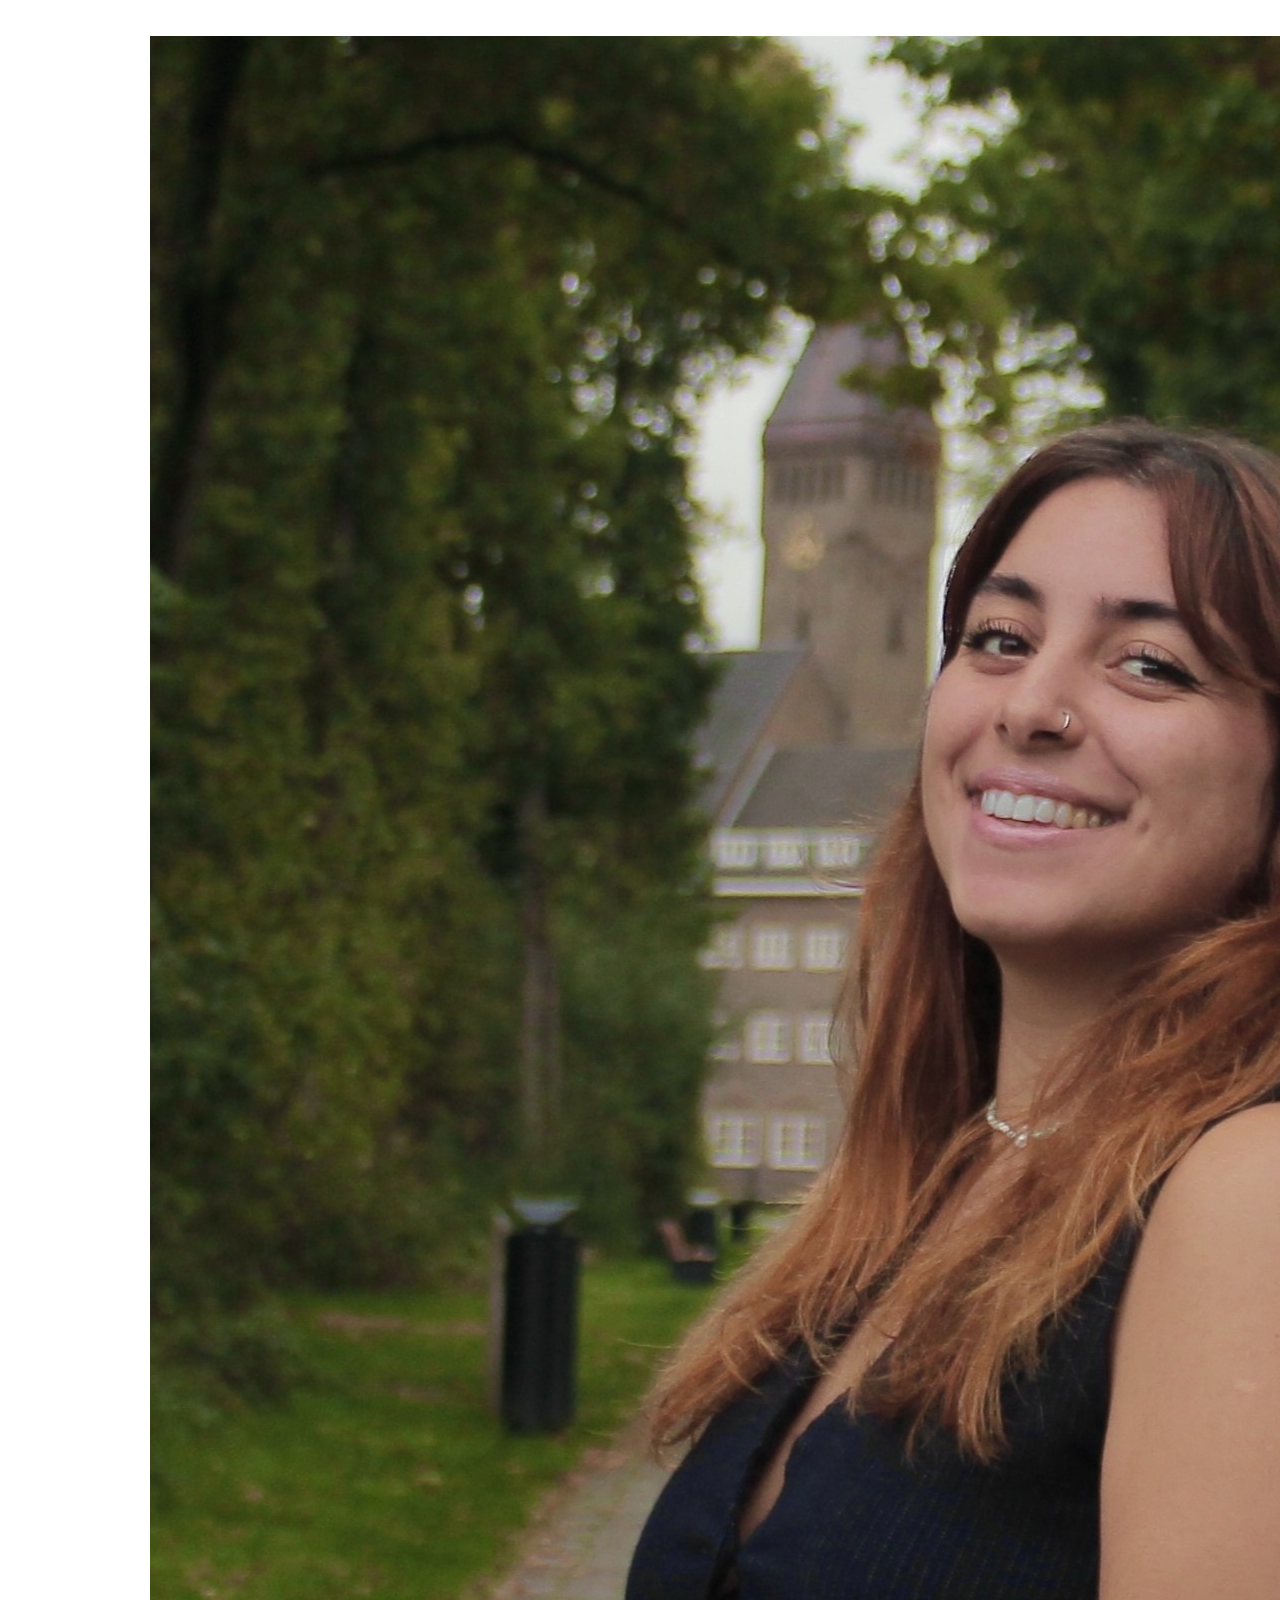
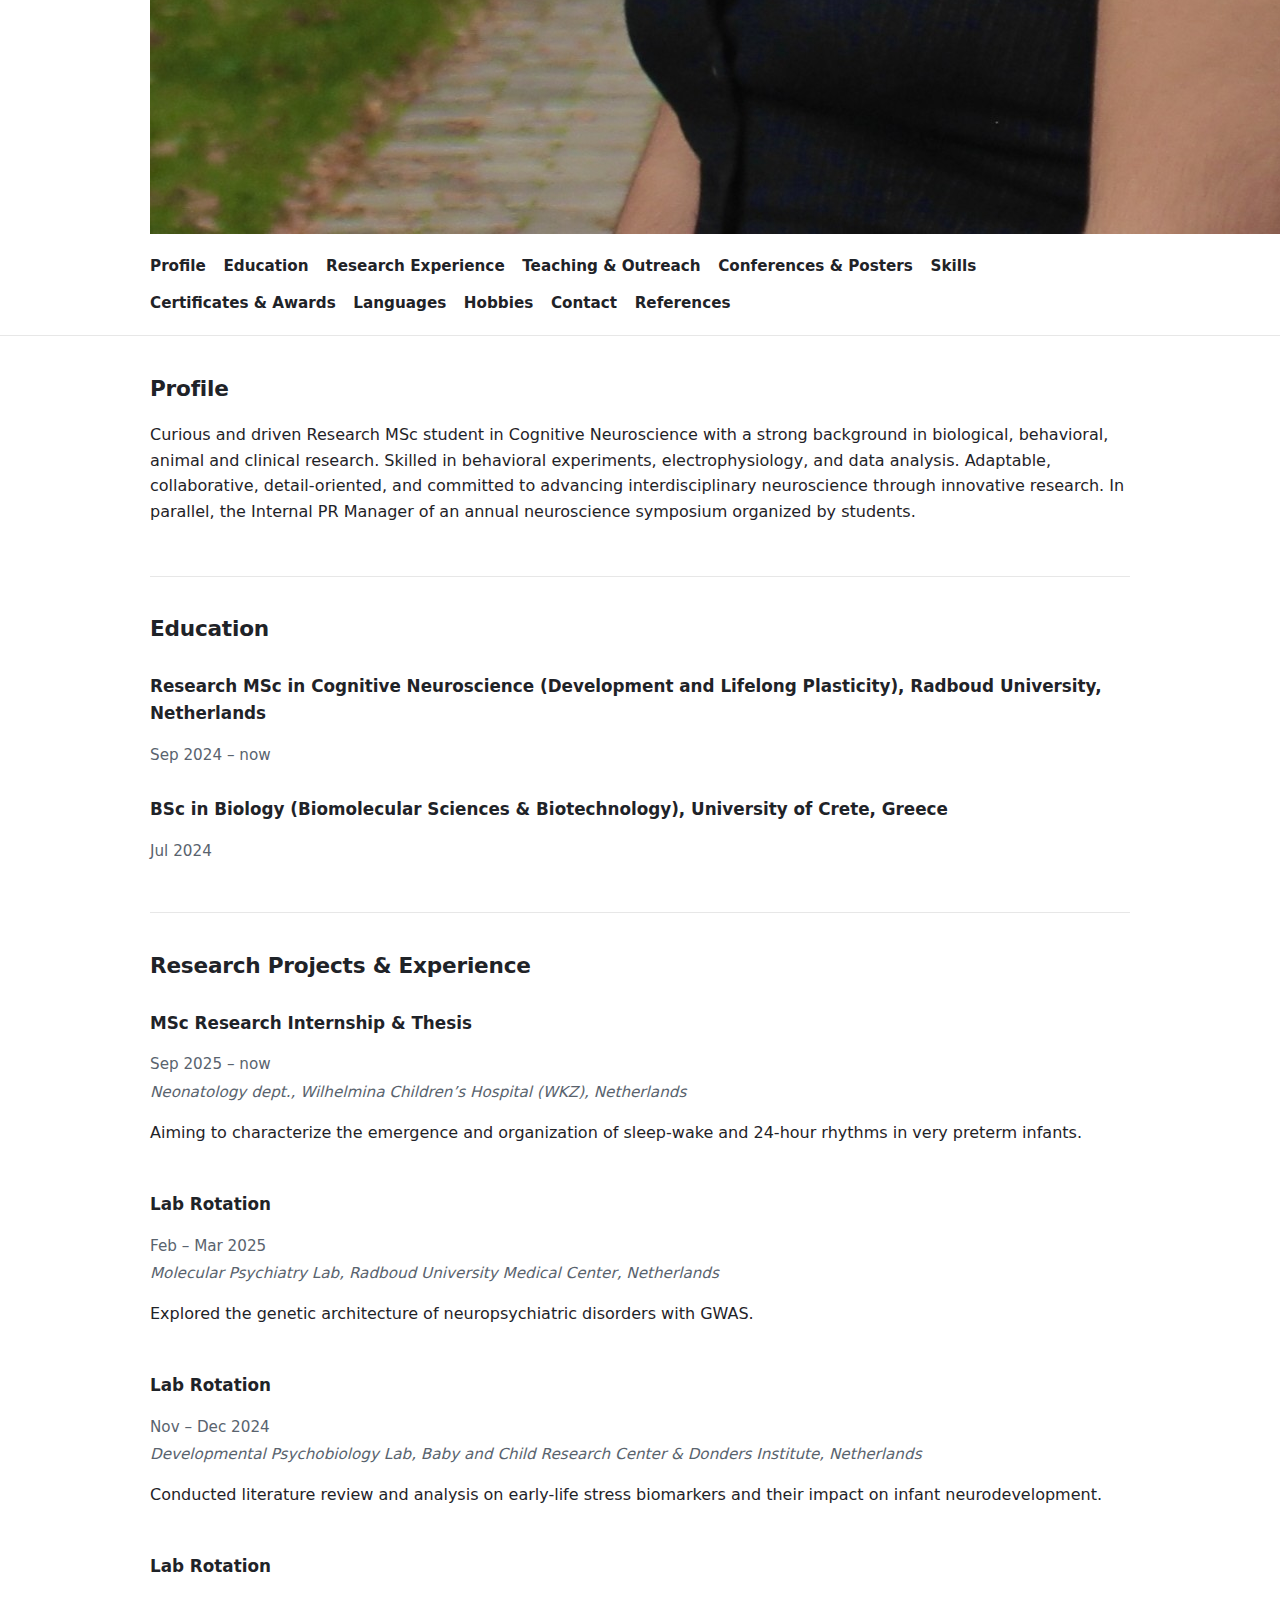
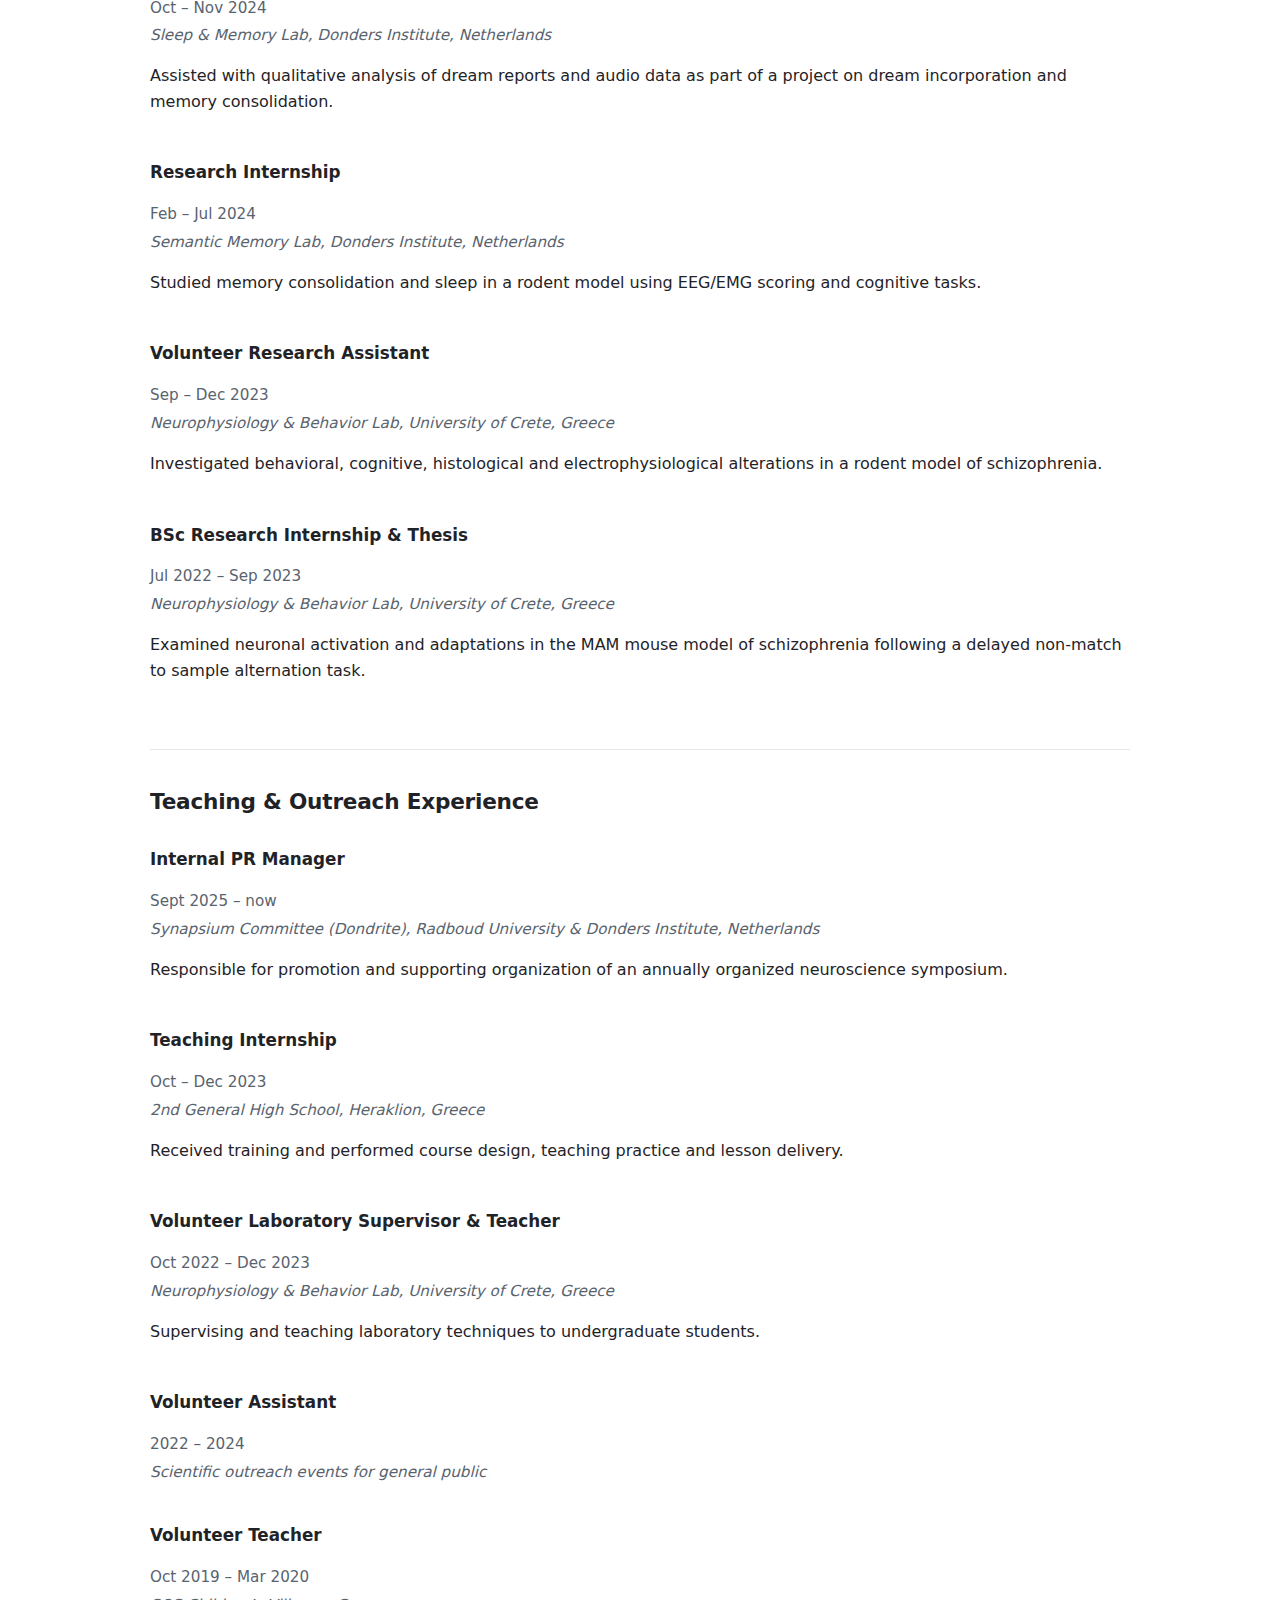
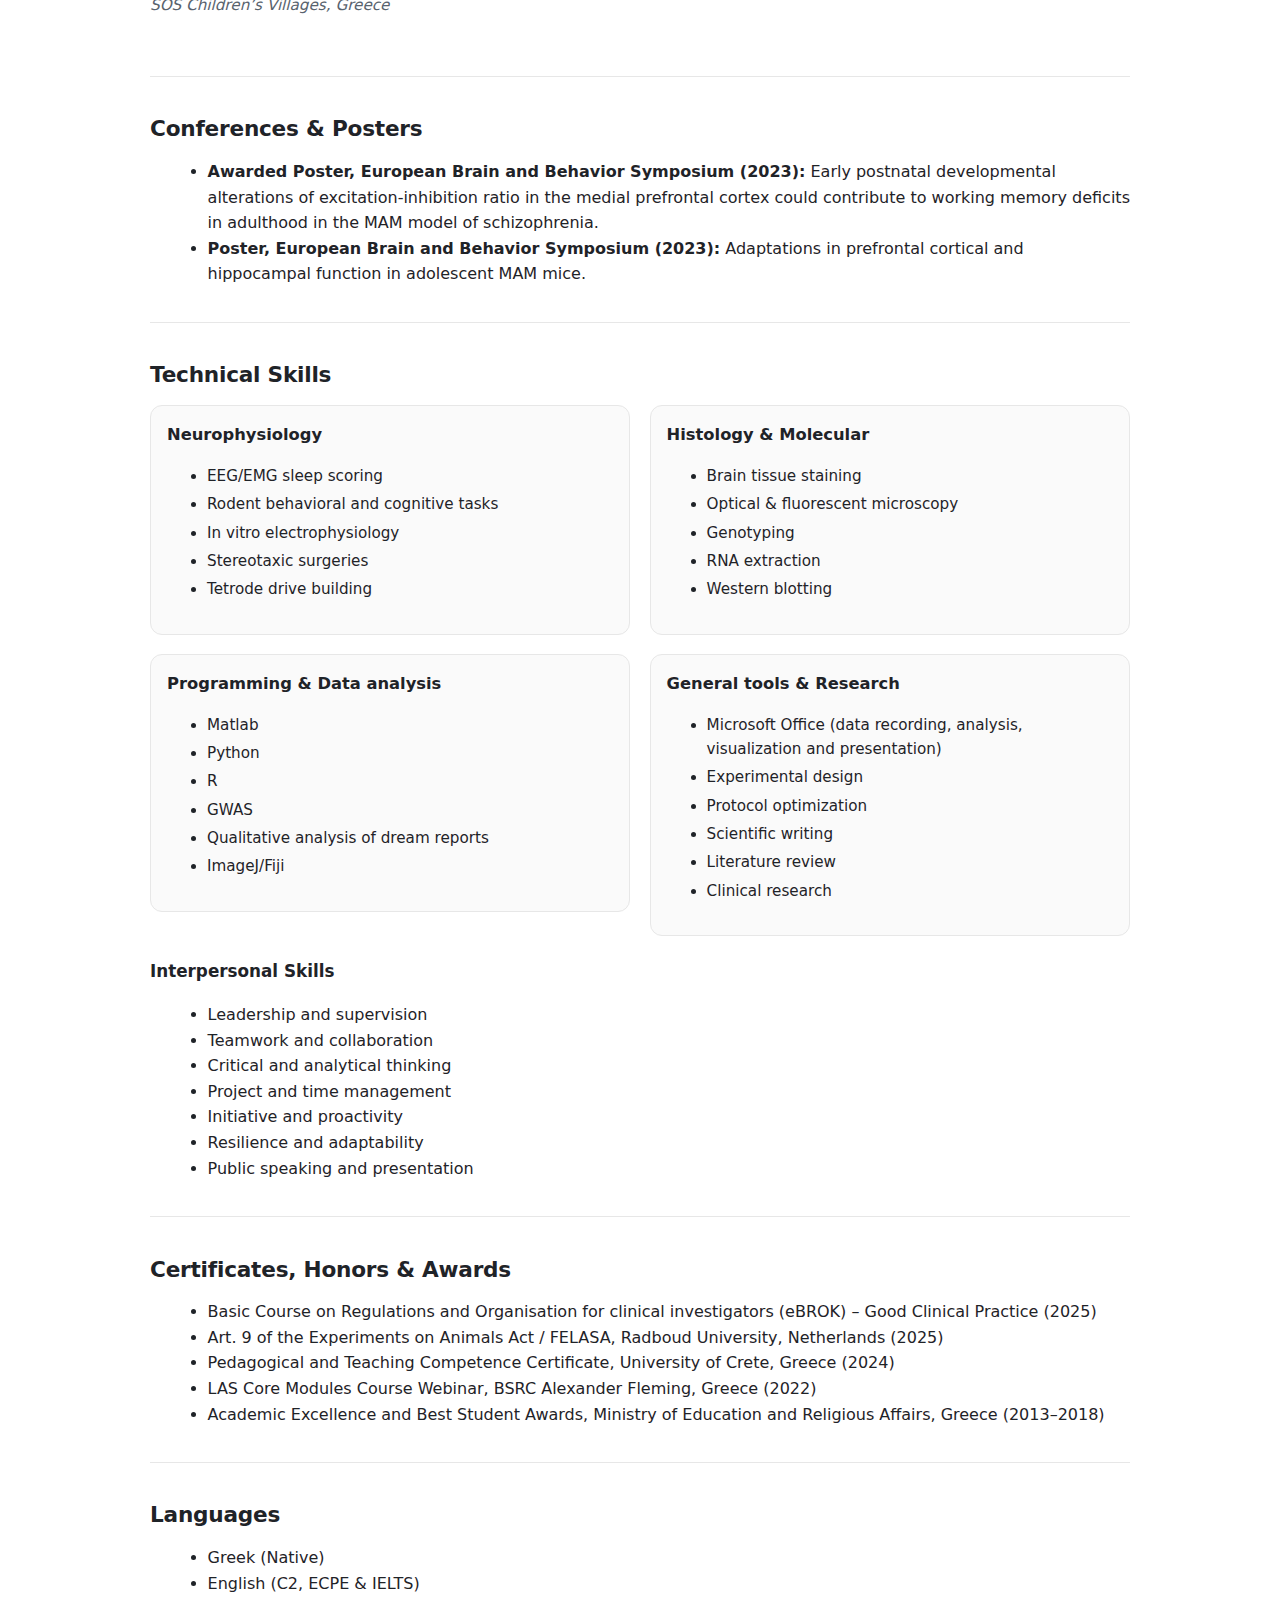
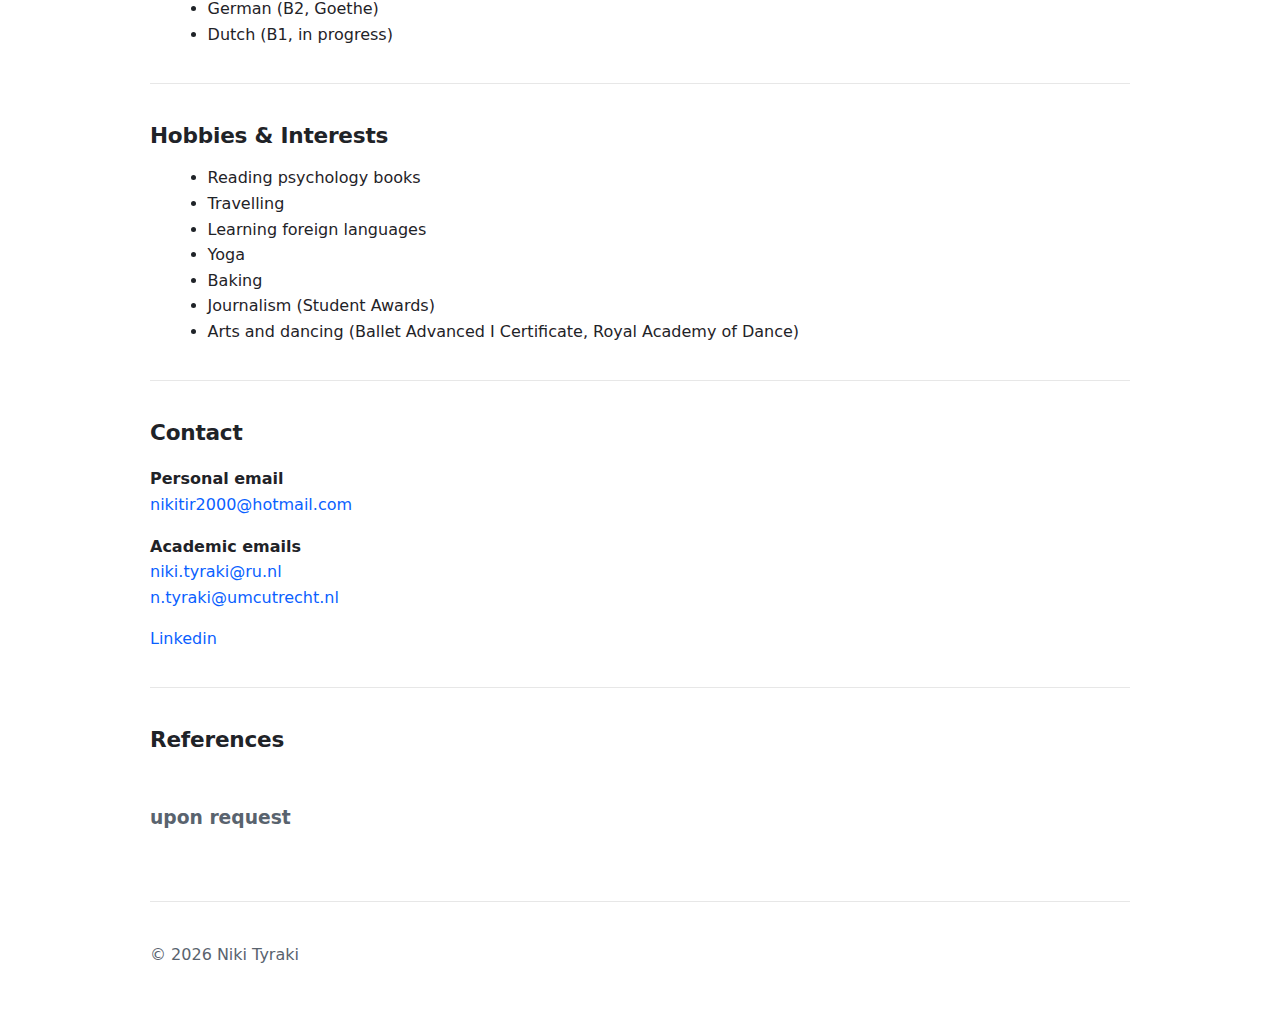
<file: index.html>
<!DOCTYPE html>
<html lang="en">
<head>
  <meta charset="UTF-8" />
  <meta name="viewport" content="width=device-width, initial-scale=1" />
  <title>Niki Tyraki</title>
  <meta name="description" content="Niki Tyraki – Research MSc student in Cognitive Neuroscience. CV, research experience, skills, and contact." />
  <link rel="stylesheet" href="style.css" />
</head>

<body>
  <header class="site-header">
    <div class="container">
      <div class="header-top">
    
        <img src="niki.jpeg"
           alt="Portrait of Niki Tyraki"
           class="profile-photo" />
        
        <div>
          <h1 class="name">Niki Tyraki</h1>
          <p class="role">Research MSc student in Cognitive Neuroscience</p>
          <p class="tagline">Neuroscientist in progress</p>
        </div>
      </div>

      <nav class="nav">
        <a href="#profile">Profile</a>
        <a href="#education">Education</a>
        <a href="#research">Research Experience</a>
        <a href="#teaching">Teaching & Outreach</a>
        <a href="#posters">Conferences & Posters</a>
        <a href="#skills">Skills</a>
        <a href="#awards">Certificates & Awards</a>
        <a href="#languages">Languages</a>
        <a href="#hobbies">Hobbies</a>
        <a href="#contact">Contact</a>
        <a href="#references">References</a>
      </nav>
    </div>
  </header>

  <main class="container">

    <section id="profile" class="section">
      <h2>Profile</h2>
      <p>
        Curious and driven Research MSc student in Cognitive Neuroscience with a strong background in biological,
        behavioral, animal and clinical research. Skilled in behavioral experiments, electrophysiology, and data analysis.
        Adaptable, collaborative, detail-oriented, and committed to advancing interdisciplinary neuroscience through
        innovative research. In parallel, the Internal PR Manager of an annual neuroscience symposium organized
        by students.
      </p>
    </section>

    <section id="education" class="section">
      <h2>Education</h2>

      <div class="entry">
        <div class="entry-header">
          <h3>Research MSc in Cognitive Neuroscience (Development and Lifelong Plasticity), Radboud University, Netherlands</h3>
          <span class="date">Sep 2024 – now</span>
        </div>
      </div>

      <div class="entry">
        <div class="entry-header">
          <h3>BSc in Biology (Biomolecular Sciences & Biotechnology), University of Crete, Greece</h3>
          <span class="date">Jul 2024</span>
      </div>
    </section>

    <section id="research" class="section">
      <h2>Research Projects & Experience</h2>

      <div class="entry">
        <div class="entry-header">
          <h3>MSc Research Internship & Thesis</h3>
          <span class="date">Sep 2025 – now</span>
        </div>
         <p class="place">Neonatology dept., Wilhelmina Children’s Hospital (WKZ), Netherlands</p>
        
        <p>Aiming to characterize the emergence and organization of sleep-wake and 24-hour rhythms in very preterm infants.</p>
      </div>

      
      <div class="entry">
        <div class="entry-header">
          <h3>Lab Rotation</h3>
          <span class="date">Feb – Mar 2025</span>
        </div>
        <p class="place">Molecular Psychiatry Lab, Radboud University Medical Center, Netherlands</p>
        <p>Explored the genetic architecture of neuropsychiatric disorders with GWAS.</p>
      </div>

      <div class="entry">
        <div class="entry-header">
          <h3>Lab Rotation</h3>
          <span class="date">Nov – Dec 2024</span>
        </div>
        <p class="place">Developmental Psychobiology Lab, Baby and Child Research Center & Donders Institute, Netherlands</p>
        <p>Conducted literature review and analysis on early-life stress biomarkers and their impact on infant neurodevelopment.</p>
      </div>

      <div class="entry">
        <div class="entry-header">
          <h3>Lab Rotation</h3>
          <span class="date">Oct – Nov 2024</span>
        </div>
        <p class="place">Sleep & Memory Lab, Donders Institute, Netherlands</p>
        <p>Assisted with qualitative analysis of dream reports and audio data as part of a project on dream incorporation and memory consolidation.</p>
      </div>

      <div class="entry">
        <div class="entry-header">
          <h3>Research Internship</h3>
          <span class="date">Feb – Jul 2024</span>
        </div>
        <p class="place">Semantic Memory Lab, Donders Institute, Netherlands</p>
        <p>Studied memory consolidation and sleep in a rodent model using EEG/EMG scoring and cognitive tasks.</p>
      </div>

      <div class="entry">
        <div class="entry-header">
          <h3>Volunteer Research Assistant</h3>
          <span class="date">Sep – Dec 2023</span>
        </div>
        <p class="place">Neurophysiology & Behavior Lab, University of Crete, Greece</p>
        <p>Investigated behavioral, cognitive, histological and electrophysiological alterations in a rodent model of schizophrenia.</p>
      </div>

      <div class="entry">
        <div class="entry-header">
          <h3>BSc Research Internship & Thesis</h3>
          <span class="date">Jul 2022 – Sep 2023</span>
        </div>
        <p class="place">Neurophysiology & Behavior Lab, University of Crete, Greece</p>
        <p>Examined neuronal activation and adaptations in the MAM mouse model of schizophrenia following a delayed non-match to sample alternation task.</p>
      </div>
    </section>

    <section id="teaching" class="section">
      <h2>Teaching & Outreach Experience</h2>

      <div class="entry">
        <div class="entry-header">
          <h3>Internal PR Manager</h3>
          <span class="date">Sept 2025 – now</span>
        </div>
        <p class="place">Synapsium Committee (Dondrite), Radboud University & Donders Institute, Netherlands</p>
        <p>Responsible for promotion and supporting organization of an annually organized neuroscience symposium.</p>
      </div>

      <div class="entry">
        <div class="entry-header">
          <h3>Teaching Internship</h3>
          <span class="date">Oct – Dec 2023</span>
        </div>
        <p class="place">2nd General High School, Heraklion, Greece</p>
        <p>Received training and performed course design, teaching practice and lesson delivery.</p>
      </div>

      <div class="entry">
        <div class="entry-header">
          <h3>Volunteer Laboratory Supervisor & Teacher</h3>
          <span class="date">Oct 2022 – Dec 2023</span>
        </div>
         <p class="place">Neurophysiology & Behavior Lab, University of Crete, Greece</p>
        <p>Supervising and teaching laboratory techniques to undergraduate students.</p>
      </div>

      <div class="entry">
        <div class="entry-header">
          <h3>Volunteer Assistant</h3>
          <span class="date">2022 – 2024</span>
        </div>
        <p class="place">Scientific outreach events for general public</p>
      </div>

      <div class="entry">
        <div class="entry-header">
          <h3>Volunteer Teacher</h3>
          <span class="date">Oct 2019 – Mar 2020</span>
        </div>
         <p class="place">SOS Children’s Villages, Greece</p>
      </div>
    </section>

    <section id="posters" class="section">
      <h2>Conferences & Posters</h2>
      <ul class="bullets">
        <li><strong>Awarded Poster, European Brain and Behavior Symposium (2023):</strong> Early postnatal developmental alterations of excitation-inhibition ratio in the medial prefrontal cortex could contribute to working memory deficits in adulthood in the MAM model of schizophrenia.</li>
        <li><strong>Poster, European Brain and Behavior Symposium (2023):</strong> Adaptations in prefrontal cortical and hippocampal function in adolescent MAM mice.</li>
      </ul>
    </section>

    <section id="skills" class="section">
      <h2>Technical Skills</h2>
  <div class="grid-2">
     <div class="card">
  <h3>Neurophysiology</h3>
  <ul class="cloud-list">
    <li>EEG/EMG sleep scoring</li>
    <li>Rodent behavioral and cognitive tasks</li>
    <li>In vitro electrophysiology</li>
    <li>Stereotaxic surgeries</li>
    <li>Tetrode drive building</li>
  </ul>
</div>

<div class="card">
  <h3>Histology & Molecular</h3>
  <ul class="cloud-list">
    <li>Brain tissue staining</li>
    <li>Optical & fluorescent microscopy</li>
    <li>Genotyping</li>
    <li>RNA extraction</li>
    <li>Western blotting</li>
  </ul>
</div>

<div class="card">
  <h3>Programming & Data analysis</h3>
  <ul class="cloud-list">
    <li>Matlab</li>
    <li>Python</li>
    <li>R</li>
    <li>GWAS</li>
    <li>Qualitative analysis of dream reports</li>
    <li>ImageJ/Fiji</li>
  </ul>
</div>

<div class="card">
  <h3>General tools & Research</h3>
  <ul class="cloud-list">
    <li>Microsoft Office (data recording, analysis, visualization and presentation)</li>
    <li>Experimental design</li>
    <li>Protocol optimization</li>
    <li>Scientific writing</li>
    <li>Literature review</li>
    <li>Clinical research</li>
  </ul>
</div>
</div>

      <h3 class="subhead">Interpersonal Skills</h3>
      <ul class="bullets">
        <li>Leadership and supervision</li>
        <li>Teamwork and collaboration</li>
        <li>Critical and analytical thinking</li>
        <li>Project and time management</li>
        <li>Initiative and proactivity</li>
        <li>Resilience and adaptability</li>
        <li>Public speaking and presentation</li>
      </ul>
    </section>

    <section id="awards" class="section">
      <h2>Certificates, Honors & Awards</h2>
      <ul class="bullets">
        <li>Basic Course on Regulations and Organisation for clinical investigators (eBROK) – Good Clinical Practice (2025)</li>
        <li>Art. 9 of the Experiments on Animals Act / FELASA, Radboud University, Netherlands (2025)</li>
        <li>Pedagogical and Teaching Competence Certificate, University of Crete, Greece (2024)</li>
        <li>LAS Core Modules Course Webinar, BSRC Alexander Fleming, Greece (2022)</li>
        <li>Academic Excellence and Best Student Awards, Ministry of Education and Religious Affairs, Greece (2013–2018)</li>
      </ul>
    </section>

    <section id="languages" class="section">
      <h2>Languages</h2>
      <ul class="bullets">
        <li>Greek (Native)</li>
        <li>English (C2, ECPE & IELTS)</li>
        <li>German (B2, Goethe)</li>
        <li>Dutch (B1, in progress)</li>
      </ul>
    </section>

    <section id="hobbies" class="section">
      <h2>Hobbies & Interests</h2>
      <ul class="bullets">
        <li>Reading psychology books</li>
        <li>Travelling</li>
        <li>Learning foreign languages</li>
        <li>Yoga</li>
        <li>Baking</li>
        <li>Journalism (Student Awards)</li>
        <li>Arts and dancing (Ballet Advanced I Certificate, Royal Academy of Dance)</li>
      </ul>
    </section>

    <section id="contact" class="section">
  <h2>Contact</h2>

    <p><strong>Personal email</strong><br>
  <a href="mailto:nikitir2000@hotmail.com">nikitir2000@hotmail.com</a>
</p>
      <p><strong>Academic emails</strong><br>
  <a href="mailto:niki.tyraki@ru.nl">niki.tyraki@ru.nl</a><br>
  <a href="mailto:n.tyraki@umcutrecht.nl">n.tyraki@umcutrecht.nl</a>
</p>


 <a href="https://www.linkedin.com/in/nikityraki"
   target="_blank" rel="noopener">
  Linkedin
</a>

</section>

    <section id="references" class="section">
      <h2>References</h2>

      <div class="entry">
        <div class="tagline">
          <h3>upon request</h3>
        </div>
    </section>

    </main>

  <footer class="site-footer">
    <div class="container">
      <p>© <span id="year"></span> Niki Tyraki</p>
    </div>
  </footer>

  <script>
    document.getElementById("year").textContent = new Date().getFullYear();
  </script>
</body>
</html>
</file>
<file: style.css>
:root{
  --bg: #ffffff;
  --text: #1f2328;
  --muted: #59636e;
  --border: #e7e7e7;
  --card: #fafafa;
  --link: #0b5fff;
  --max: 980px;
}

* { box-sizing: border-box; }

html, body {
  margin: 0;
  padding: 0;
  background: var(--bg);
  color: var(--text);
  font-family: system-ui, -apple-system, Segoe UI, Roboto, Arial, sans-serif;
  line-height: 1.6;
}

a {
  color: var(--link);
  text-decoration: none;
}
a:hover { text-decoration: underline; }

.container{
  width: min(var(--max), 92vw);
  margin: 0 auto;
}

.site-header{
  border-bottom: 1px solid var(--border);
  padding: 2.25rem 0 1.25rem 0;
}

.header-top{
  display: grid;
  grid-template-columns: 1.4fr 1fr;
  gap: 1.25rem;
  align-items: start;
}

.name{
  margin: 0 0 0.25rem 0;
  font-size: 2.25rem;
  letter-spacing: -0.02em;
}

.role{
  margin: 0;
  font-size: 1.05rem;
  color: var(--muted);
}

.tagline{
  margin: 0.25rem 0 0 0;
  font-size: 1.0rem;
  color: var(--muted);
}

.contact-card{
  border: 1px solid var(--border);
  background: var(--card);
  padding: 1rem;
  border-radius: 12px;
}

.contact-card p{
  margin: 0.35rem 0;
  font-size: 0.95rem;
}

.nav{
  margin-top: 1.25rem;
  display: flex;
  flex-wrap: wrap;
  gap: 0.8rem 1.1rem;
}

.nav a{
  color: var(--text);
  font-weight: 600;
  font-size: 0.95rem;
}

.section{
  padding: 2.2rem 0;
  border-bottom: 1px solid var(--border);
}

.section h2{
  margin: 0 0 0.75rem 0;
  font-size: 1.35rem;
  letter-spacing: -0.01em;
}

.entry{
  padding: 0.9rem 0;
}

.entry-header{
  display: flex;
  justify-content: space-between;
  align-items: baseline;
  gap: 1rem;
}

.entry-header h3{
  margin: 0;
  font-size: 1.05rem;
  font-weight: 600;
}

.date{
  color: var(--muted);
  font-size: 0.95rem;
  white-space: nowrap;
}

.place{
  margin: 0.2rem 0 0.6rem 0;
  font-style: italic;
  color: var(--muted);
  font-size: 0.95rem;
}


.meta{
  margin: 0.35rem 0 0 0;
  color: var(--muted);
  font-size: 0.95rem;
}

.bullets{
  margin: 0.5rem 0 0 1.1rem;
}

.grid-2{
  display: grid;
  grid-template-columns: 1fr 1fr !important;
  gap: 1.2rem;
  align-items: start;
}



.card{
  border: 1px solid var(--border);
  background: var(--card);
  padding: 1rem;
  border-radius: 12px;
}

.card h3{
  margin: 0 0 0.35rem 0;
  font-size: 1.02rem;
}

.subhead{
  margin-top: 1.4rem;
  font-size: 1.05rem;
}

.footer-note{
  margin: 1.25rem 0 2.5rem 0;
  color: var(--muted);
  font-size: 0.92rem;
}

.site-footer{
  padding: 1.5rem 0 2.5rem 0;
  color: var(--muted);
}

.muted{ color: var(--muted); }

@media (max-width: 700px){
  .grid-2{ grid-template-columns: 1fr !important; }
}

  .entry-header{
    flex-direction: column;
    align-items: flex-start;
  }

  .contact-academic a {
  font-weight: 600;
}

  .date{ white-space: normal; }
  .grid-2{
    grid-template-columns: 1fr;
  }
}

.cloud-list{
  margin: 0.35rem 0 0 1.1rem;  /* slight indent */
  padding: 0;
}

.cloud-list li{
  margin: 0.25rem 0;
  color: var(--text);
  font-size: 0.95rem;
}
</file>
